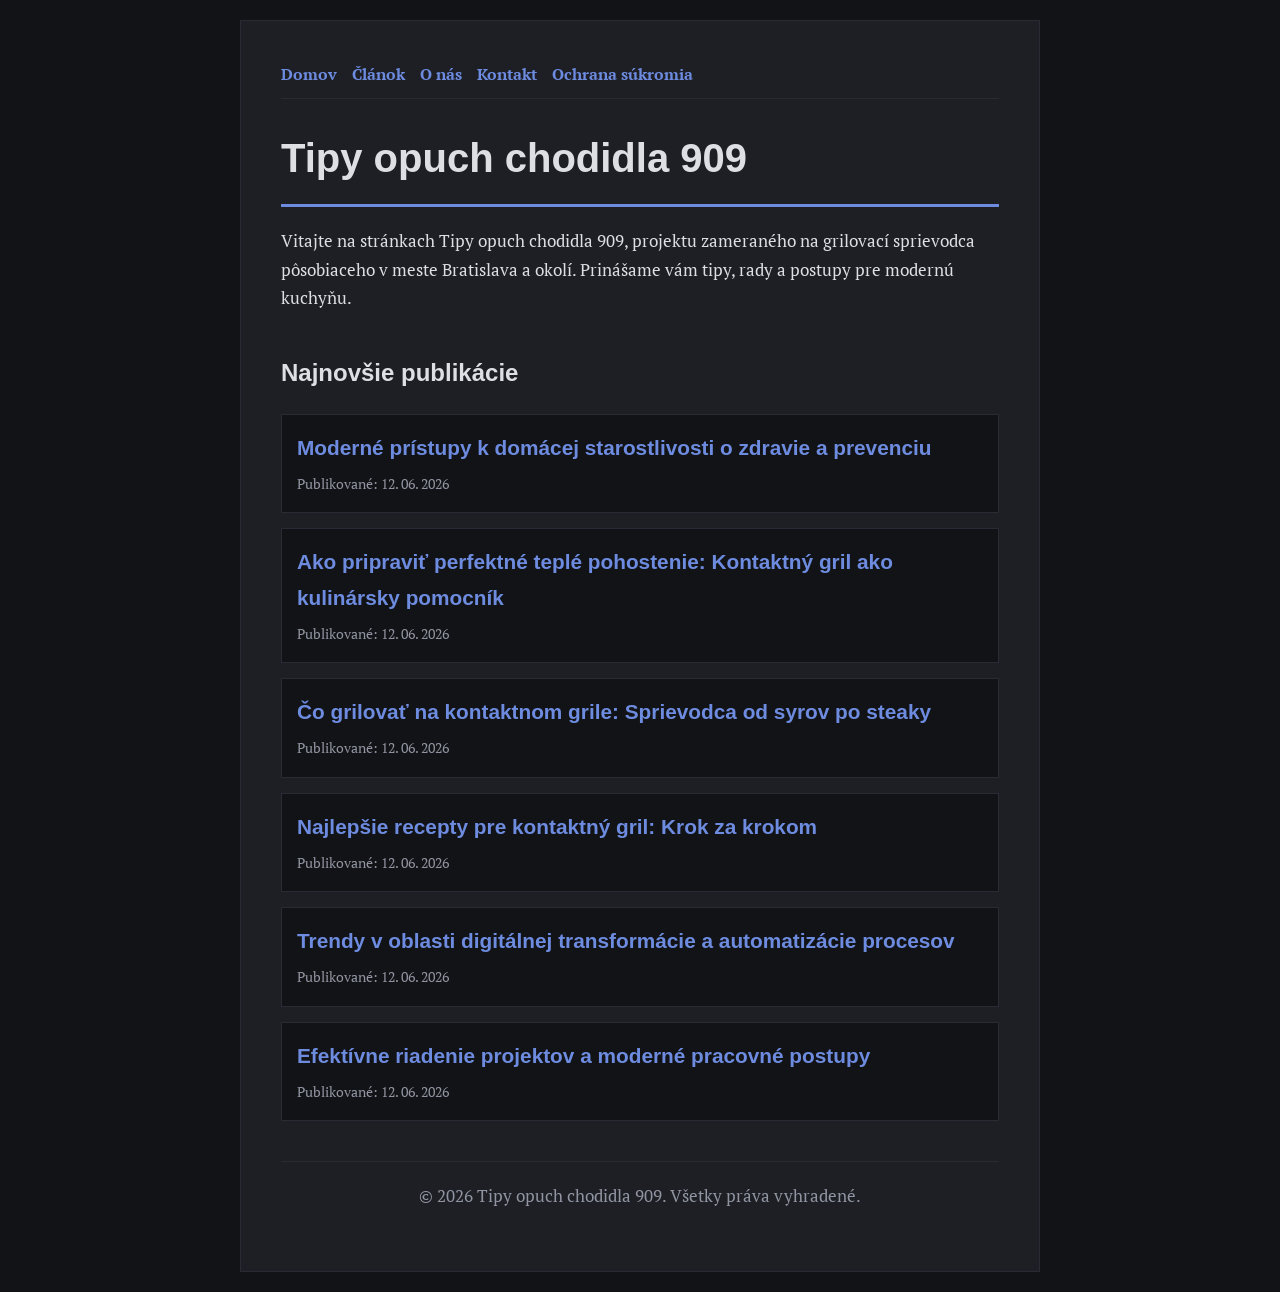
<file: index.html>
<!DOCTYPE html>
<html lang="sk">
<head>
    <meta charset="UTF-8">
    <meta name="viewport" content="width=device-width, initial-scale=1.0">
    <title>Tipy opuch chodidla 909 | Grilovací sprievodca - Bratislava</title>
    <meta name="description" content="Vitajte na stránkach Tipy opuch chodidla 909, projektu zameraného na grilovací sprievodca pôsobiaceho v meste Bratislava a okolí. Prinášame vám tipy, rady a postupy pre modernú kuchyňu.">
    <meta name="geo.region" content="SK" />
    <meta name="geo.placename" content="Bratislava" />
    <meta name="geo.position" content="48.1486;17.1077" />
    <meta name="ICBM" content="48.1486, 17.1077" />
    <link rel="stylesheet" href="style.css">
    <script type="application/ld+json">
{
  "@context": "https://schema.org",
  "@type": "LocalBusiness",
  "name": "Tipy opuch chodidla 909",
  "url": "https://tipy-opuch-chodidla-909.github.io",
  "telephone": "+421 2 555 123",
  "address": {
    "@type": "PostalAddress",
    "addressLocality": "Bratislava",
    "addressRegion": "Bratislavský",
    "postalCode": "811 01",
    "addressCountry": "SK"
  },
  "geo": {
    "@type": "GeoCoordinates",
    "latitude": 48.1486,
    "longitude": 17.1077
  }
}
</script>
</head>
<body>
    
        <div class="container" style="max-width: 800px;">
            <nav style="display: flex; gap: 15px; margin-bottom: 25px; border-bottom: 1px solid var(--border-color); padding-bottom: 10px; overflow-x: auto; flex-wrap: wrap;">
            <a href="index.html">Domov</a>
            <a href="moderne-pristupy-k-domacej-starostlivosti-o-zdravie-a-prevenciu.html">Článok</a>
            <a href="about.html">O nás</a>
            <a href="contact.html">Kontakt</a>
            <a href="privacy.html">Ochrana súkromia</a>
        </nav>
            <h1>Tipy opuch chodidla 909</h1>
            <p>Vitajte na stránkach Tipy opuch chodidla 909, projektu zameraného na grilovací sprievodca pôsobiaceho v meste Bratislava a okolí. Prinášame vám tipy, rady a postupy pre modernú kuchyňu.</p>
            <h2 style="margin-top: 40px;">Najnovšie publikácie</h2>
            <ul style="list-style-type: none; padding-left: 0;">
                <li style="background: var(--bg-color); padding: 15px; border-radius: var(--border-radius); border: 1px solid var(--border-color); margin-bottom: 15px;">
                <h3 style="margin-bottom: 5px; font-size: 1.3rem;"><a href="moderne-pristupy-k-domacej-starostlivosti-o-zdravie-a-prevenciu.html">Moderné prístupy k domácej starostlivosti o zdravie a prevenciu</a></h3>
                <span style="font-size:0.85rem; color: var(--muted-text)">Publikované: 12. 06. 2026</span>
            </li>
<li style="background: var(--bg-color); padding: 15px; border-radius: var(--border-radius); border: 1px solid var(--border-color); margin-bottom: 15px;">
                <h3 style="margin-bottom: 5px; font-size: 1.3rem;"><a href="ako-pripravit-perfektne-teple-pohostenie-kontaktny-gril-ako-kulinarsky-pomocnik.html">Ako pripraviť perfektné teplé pohostenie: Kontaktný gril ako kulinársky pomocník</a></h3>
                <span style="font-size:0.85rem; color: var(--muted-text)">Publikované: 12. 06. 2026</span>
            </li>
<li style="background: var(--bg-color); padding: 15px; border-radius: var(--border-radius); border: 1px solid var(--border-color); margin-bottom: 15px;">
                <h3 style="margin-bottom: 5px; font-size: 1.3rem;"><a href="co-grilovat-na-kontaktnom-grile-sprievodca-od-syrov-po-steaky.html">Čo grilovať na kontaktnom grile: Sprievodca od syrov po steaky</a></h3>
                <span style="font-size:0.85rem; color: var(--muted-text)">Publikované: 12. 06. 2026</span>
            </li>
<li style="background: var(--bg-color); padding: 15px; border-radius: var(--border-radius); border: 1px solid var(--border-color); margin-bottom: 15px;">
                <h3 style="margin-bottom: 5px; font-size: 1.3rem;"><a href="najlepsie-recepty-pre-kontaktny-gril-krok-za-krokom.html">Najlepšie recepty pre kontaktný gril: Krok za krokom</a></h3>
                <span style="font-size:0.85rem; color: var(--muted-text)">Publikované: 12. 06. 2026</span>
            </li>
<li style="background: var(--bg-color); padding: 15px; border-radius: var(--border-radius); border: 1px solid var(--border-color); margin-bottom: 15px;">
                <h3 style="margin-bottom: 5px; font-size: 1.3rem;"><a href="trendy-v-oblasti-digitalnej-transformacie-a-automatizacie-procesov.html">Trendy v oblasti digitálnej transformácie a automatizácie procesov</a></h3>
                <span style="font-size:0.85rem; color: var(--muted-text)">Publikované: 12. 06. 2026</span>
            </li>
<li style="background: var(--bg-color); padding: 15px; border-radius: var(--border-radius); border: 1px solid var(--border-color); margin-bottom: 15px;">
                <h3 style="margin-bottom: 5px; font-size: 1.3rem;"><a href="efektivne-riadenie-projektov-a-moderne-pracovne-postupy.html">Efektívne riadenie projektov a moderné pracovné postupy</a></h3>
                <span style="font-size:0.85rem; color: var(--muted-text)">Publikované: 12. 06. 2026</span>
            </li>

            </ul>
            <footer>
                <p>&copy; 2026 Tipy opuch chodidla 909. Všetky práva vyhradené.</p>
            </footer>
        </div>
        
</body>
</html>
</file>
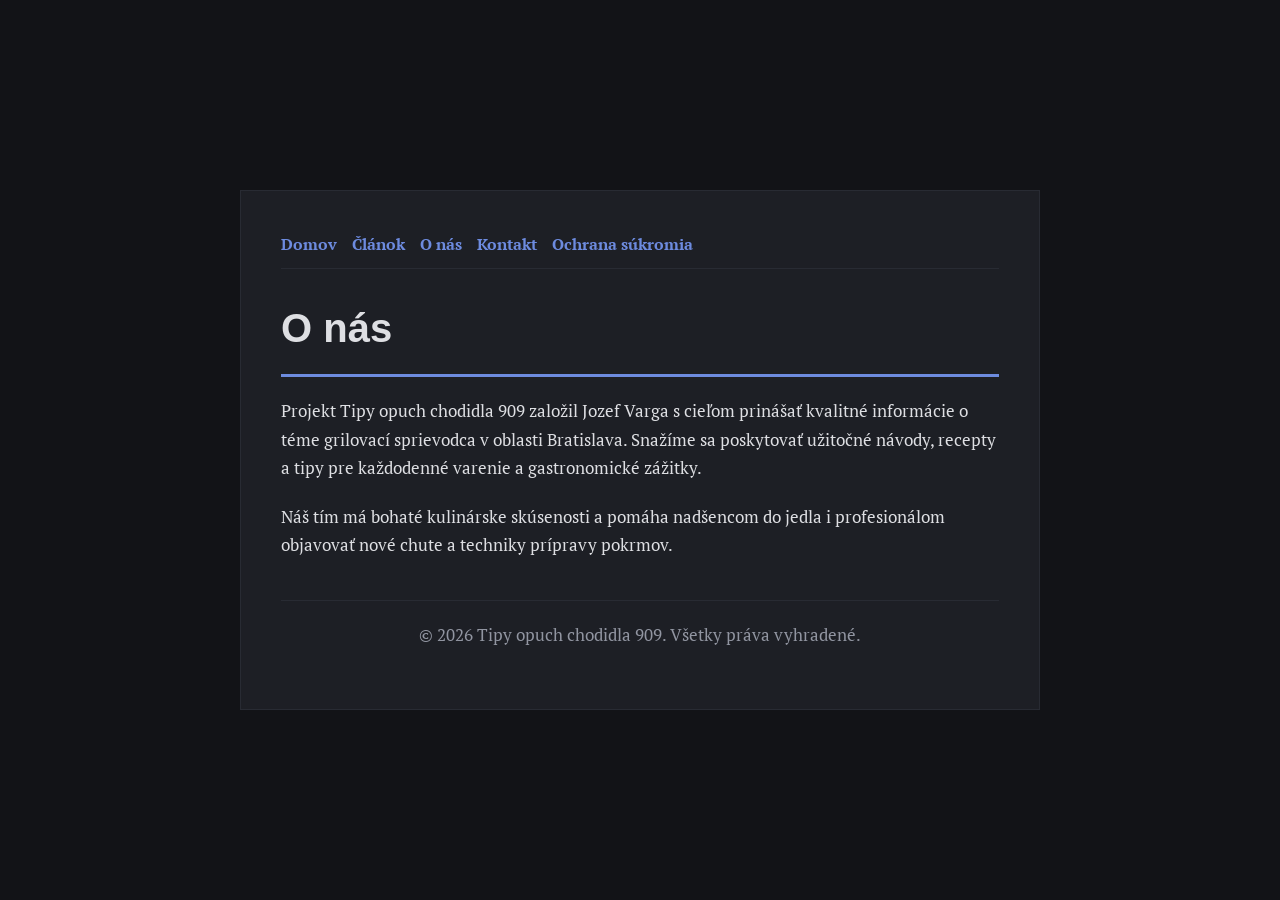
<file: about.html>
<!DOCTYPE html>
<html lang="sk">
<head>
    <meta charset="UTF-8">
    <meta name="viewport" content="width=device-width, initial-scale=1.0">
    <title>O nás | Tipy opuch chodidla 909</title>
    <meta name="description" content="Projekt Tipy opuch chodidla 909 založil Jozef Varga s cieľom prinášať kvalitné informácie o téme grilovací sprievodca v oblasti Bratislava. Snažíme sa poskytovať užitočné návody, recepty a tipy pre každodenné varenie a gastronomické zážitky.">
    <meta name="geo.region" content="SK" />
    <meta name="geo.placename" content="Bratislava" />
    <meta name="geo.position" content="48.1486;17.1077" />
    <meta name="ICBM" content="48.1486, 17.1077" />
    <link rel="stylesheet" href="style.css">
</head>
<body>
    
        <div class="container" style="max-width: 800px;">
            <nav style="display: flex; gap: 15px; margin-bottom: 25px; border-bottom: 1px solid var(--border-color); padding-bottom: 10px; overflow-x: auto; flex-wrap: wrap;">
            <a href="index.html">Domov</a>
            <a href="moderne-pristupy-k-domacej-starostlivosti-o-zdravie-a-prevenciu.html">Článok</a>
            <a href="about.html">O nás</a>
            <a href="contact.html">Kontakt</a>
            <a href="privacy.html">Ochrana súkromia</a>
        </nav>
            <h1>O nás</h1>
            <p>Projekt Tipy opuch chodidla 909 založil Jozef Varga s cieľom prinášať kvalitné informácie o téme grilovací sprievodca v oblasti Bratislava. Snažíme sa poskytovať užitočné návody, recepty a tipy pre každodenné varenie a gastronomické zážitky.</p>
            <p>Náš tím má bohaté kulinárske skúsenosti a pomáha nadšencom do jedla i profesionálom objavovať nové chute a techniky prípravy pokrmov.</p>
            <footer>
                <p>&copy; 2026 Tipy opuch chodidla 909. Všetky práva vyhradené.</p>
            </footer>
        </div>
        
</body>
</html>
</file>
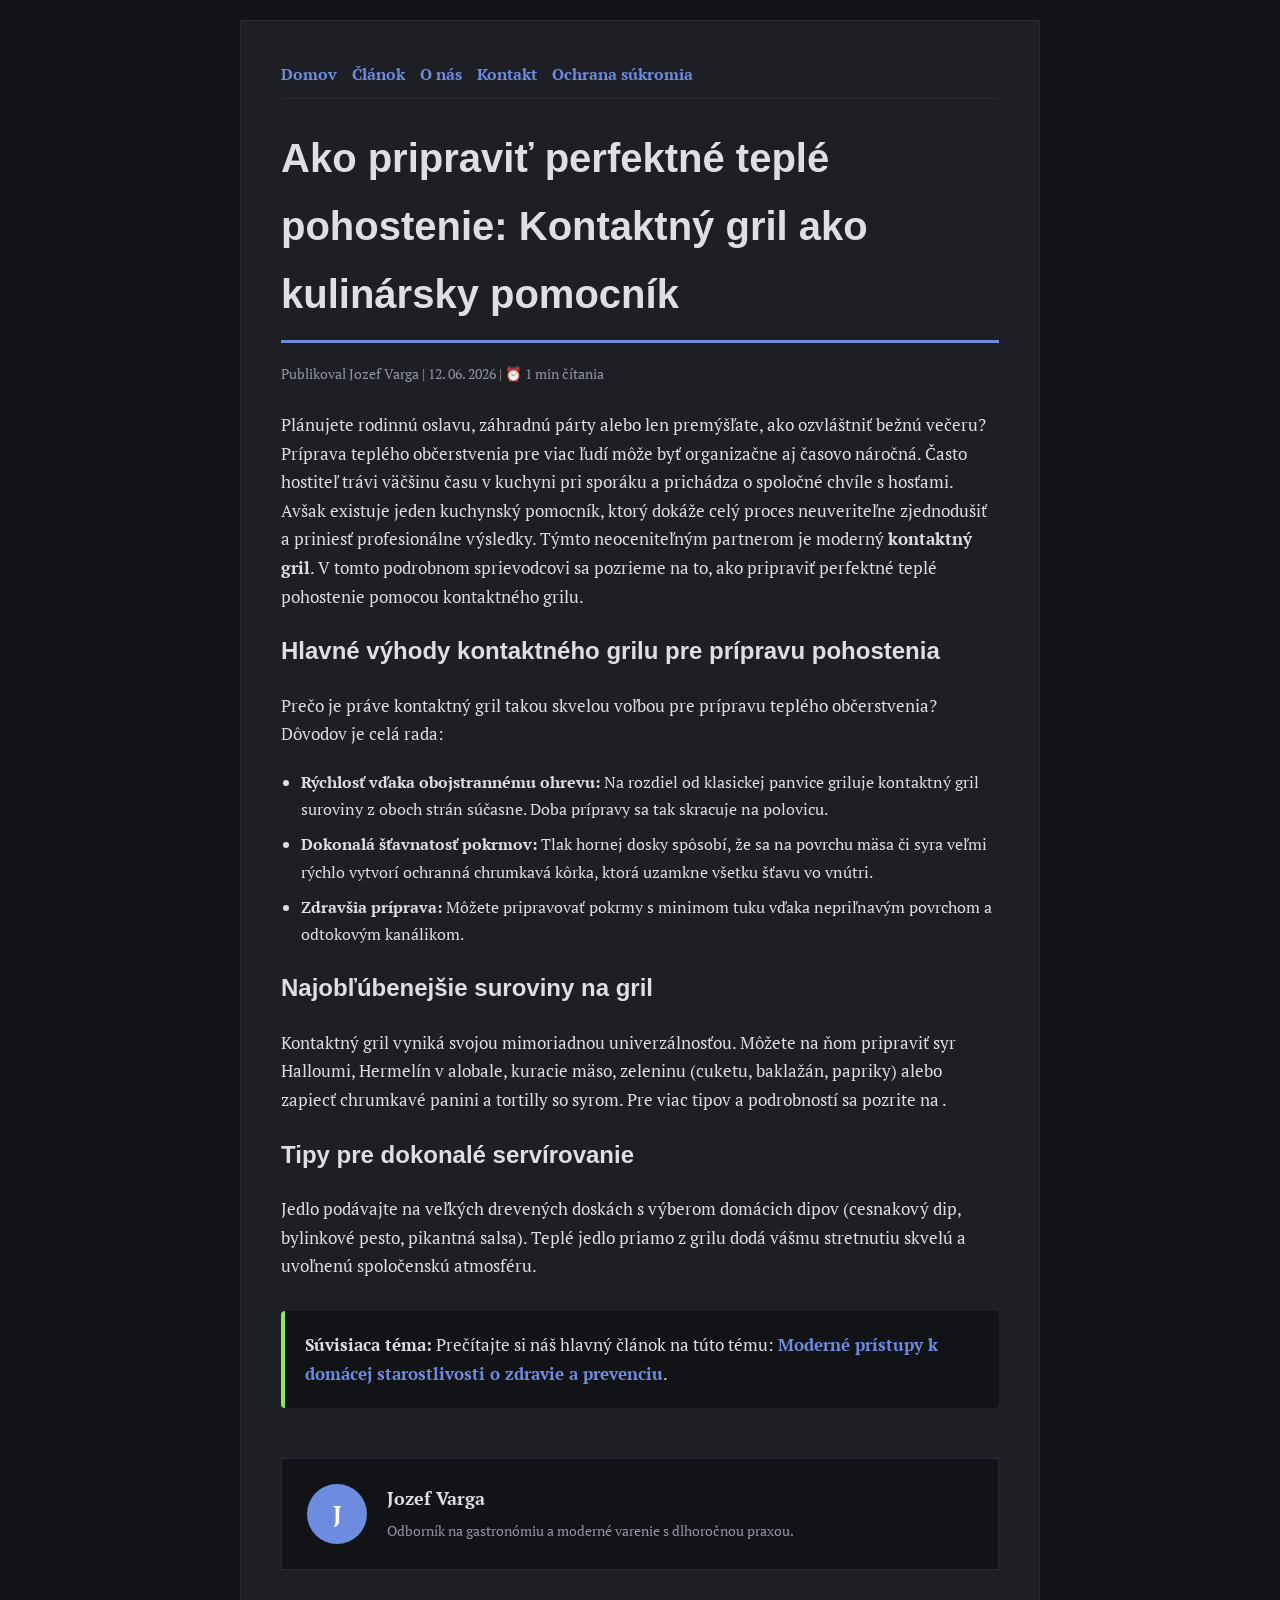
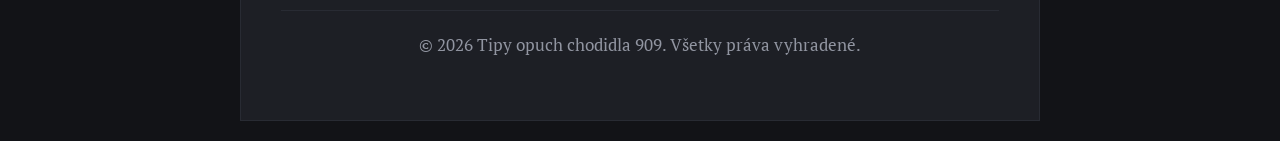
<file: ako-pripravit-perfektne-teple-pohostenie-kontaktny-gril-ako-kulinarsky-pomocnik.html>
<!DOCTYPE html>
<html lang="sk">
<head>
    <meta charset="UTF-8">
    <meta name="viewport" content="width=device-width, initial-scale=1.0">
    <title>Ako pripraviť perfektné teplé pohostenie: Kontaktný gril ako kulinársky pomocník - Tipy opuch chodidla 909</title>
    <meta name="description" content="Ako pripraviť perfektné teplé pohostenie: Kontaktný gril ako kulinársky pomocník">
    <meta name="geo.region" content="SK" />
    <meta name="geo.placename" content="Bratislava" />
    <meta name="geo.position" content="48.1486;17.1077" />
    <meta name="ICBM" content="48.1486, 17.1077" />
    <link rel="stylesheet" href="style.css">
</head>
<body>
    
            <div class="container" style="max-width: 800px;">
                <nav style="display: flex; gap: 15px; margin-bottom: 25px; border-bottom: 1px solid var(--border-color); padding-bottom: 10px; overflow-x: auto; flex-wrap: wrap;">
            <a href="index.html">Domov</a>
            <a href="moderne-pristupy-k-domacej-starostlivosti-o-zdravie-a-prevenciu.html">Článok</a>
            <a href="about.html">O nás</a>
            <a href="contact.html">Kontakt</a>
            <a href="privacy.html">Ochrana súkromia</a>
        </nav>
                <h1>Ako pripraviť perfektné teplé pohostenie: Kontaktný gril ako kulinársky pomocník</h1>
                <div style="font-size:0.85rem; color: var(--muted-text); margin-bottom: 25px;">
                    Publikoval Jozef Varga | 12. 06. 2026 | ⏰ 1 min čítania
                </div>
                <article style="margin-top: 20px;">
                    <p>Plánujete rodinnú oslavu, záhradnú párty alebo len premýšľate, ako ozvláštniť bežnú večeru? Príprava teplého občerstvenia pre viac ľudí môže byť organizačne aj časovo náročná. Často hostiteľ trávi väčšinu času v kuchyni pri sporáku a prichádza o spoločné chvíle s hosťami. Avšak existuje jeden kuchynský pomocník, ktorý dokáže celý proces neuveriteľne zjednodušiť a priniesť profesionálne výsledky. Týmto neoceniteľným partnerom je moderný <strong>kontaktný gril</strong>. V tomto podrobnom sprievodcovi sa pozrieme na to, ako pripraviť perfektné teplé pohostenie pomocou kontaktného grilu.</p>
<h2>Hlavné výhody kontaktného grilu pre prípravu pohostenia</h2>
<p>Prečo je práve kontaktný gril takou skvelou voľbou pre prípravu teplého občerstvenia? Dôvodov je celá rada:</p>
<ul>
    <li><strong>Rýchlosť vďaka obojstrannému ohrevu:</strong> Na rozdiel od klasickej panvice griluje kontaktný gril suroviny z oboch strán súčasne. Doba prípravy sa tak skracuje na polovicu.</li>
    <li><strong>Dokonalá šťavnatosť pokrmov:</strong> Tlak hornej dosky spôsobí, že sa na povrchu mäsa či syra veľmi rýchlo vytvorí ochranná chrumkavá kôrka, ktorá uzamkne všetku šťavu vo vnútri.</li>
    <li><strong>Zdravšia príprava:</strong> Môžete pripravovať pokrmy s minimom tuku vďaka nepriľnavým povrchom a odtokovým kanálikom.</li>
</ul>
<h2>Najobľúbenejšie suroviny na gril</h2>
<p>Kontaktný gril vyniká svojou mimoriadnou univerzálnosťou. Môžete na ňom pripraviť syr Halloumi, Hermelín v alobale, kuracie mäso, zeleninu (cuketu, baklažán, papriky) alebo zapiecť chrumkavé panini a tortilly so syrom. Pre viac tipov a podrobností sa pozrite na .</p>
<h2>Tipy pre dokonalé servírovanie</h2>
<p>Jedlo podávajte na veľkých drevených doskách s výberom domácich dipov (cesnakový dip, bylinkové pesto, pikantná salsa). Teplé jedlo priamo z grilu dodá vášmu stretnutiu skvelú a uvoľnenú spoločenskú atmosféru.</p>
                    <div class="link-resource" style="margin-top: 30px; padding: 20px; border-left: 4px solid var(--accent-color); background: var(--bg-color); border-radius: 4px;"><p style="margin: 0;"><strong>Súvisiaca téma:</strong> Prečítajte si náš hlavný článok na túto tému: <a href="moderne-pristupy-k-domacej-starostlivosti-o-zdravie-a-prevenciu.html">Moderné prístupy k domácej starostlivosti o zdravie a prevenciu</a>.</p></div>
                </article>
                
            <div class="author-box" style="margin-top: 50px; padding: 25px; background: var(--bg-color); border: 1px solid var(--border-color); border-radius: var(--border-radius); display: flex; gap: 20px; align-items: center;">
                <div style="width: 60px; height: 60px; border-radius: 50%; background: var(--primary-color); display: flex; align-items: center; justify-content: center; color: white; font-weight: bold; font-size: 1.5rem;">J</div>
                <div>
                    <h4 style="margin-bottom: 5px; font-weight: bold; font-size: 1.1rem;">Jozef Varga</h4>
                    <p style="margin: 0; font-size: 0.9rem; color: var(--muted-text);">Odborník na gastronómiu a moderné varenie s dlhoročnou praxou.</p>
                </div>
            </div>
            
                <footer>
                    <p>&copy; 2026 Tipy opuch chodidla 909. Všetky práva vyhradené.</p>
                </footer>
            </div>
            
</body>
</html>
</file>
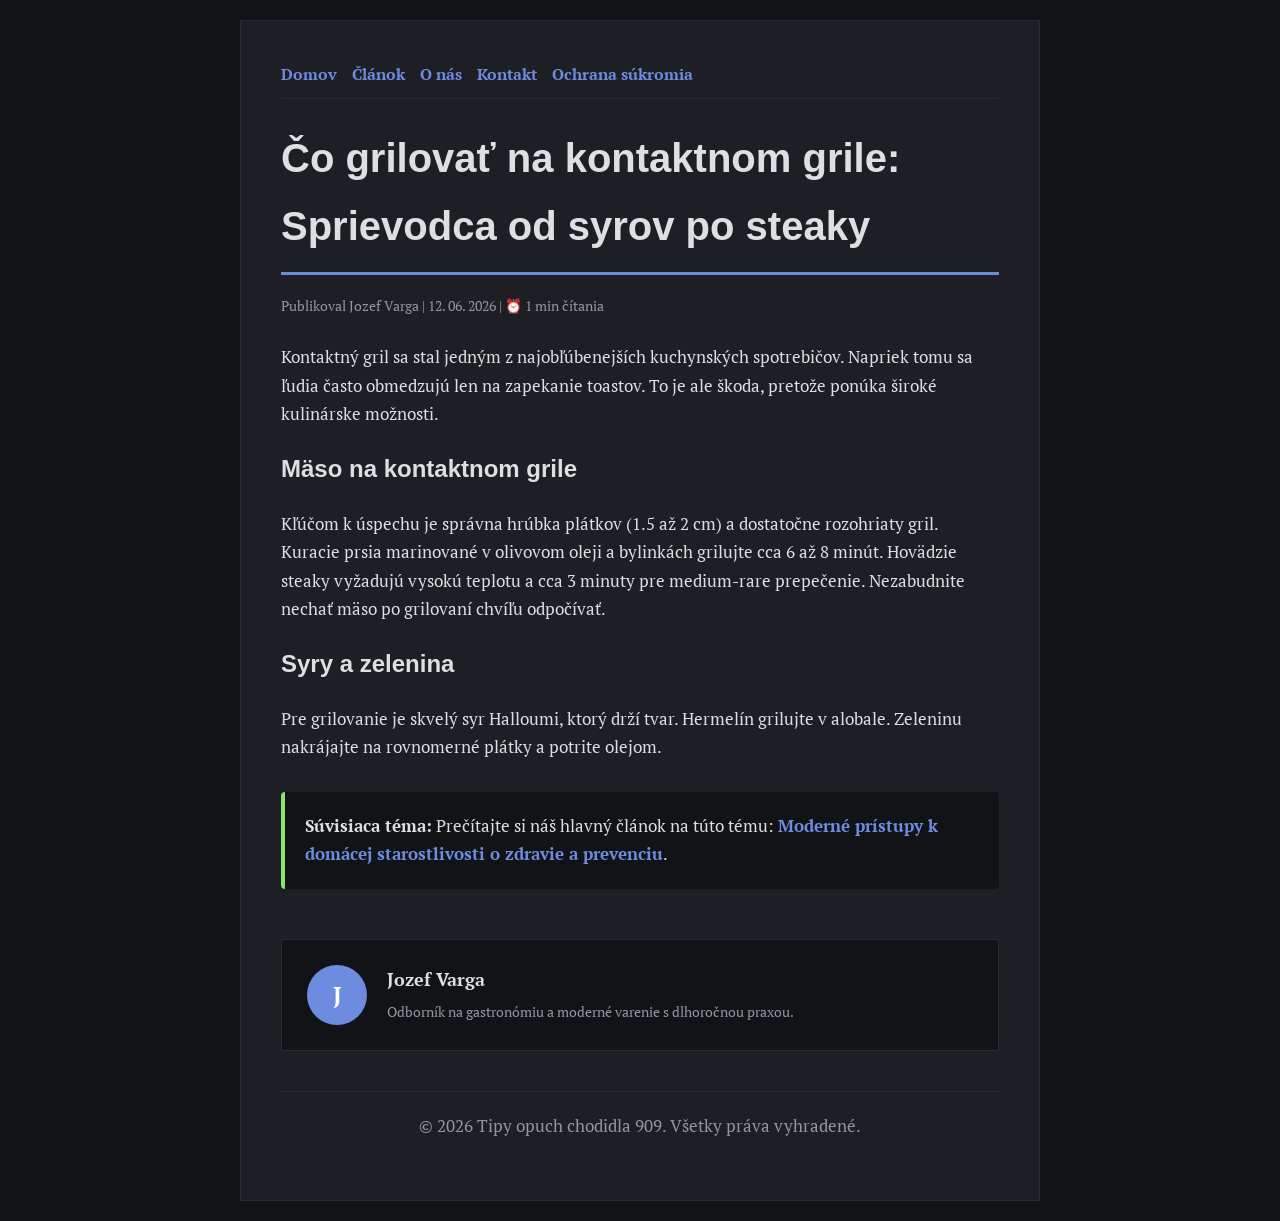
<file: co-grilovat-na-kontaktnom-grile-sprievodca-od-syrov-po-steaky.html>
<!DOCTYPE html>
<html lang="sk">
<head>
    <meta charset="UTF-8">
    <meta name="viewport" content="width=device-width, initial-scale=1.0">
    <title>Čo grilovať na kontaktnom grile: Sprievodca od syrov po steaky - Tipy opuch chodidla 909</title>
    <meta name="description" content="Čo grilovať na kontaktnom grile: Sprievodca od syrov po steaky">
    <meta name="geo.region" content="SK" />
    <meta name="geo.placename" content="Bratislava" />
    <meta name="geo.position" content="48.1486;17.1077" />
    <meta name="ICBM" content="48.1486, 17.1077" />
    <link rel="stylesheet" href="style.css">
</head>
<body>
    
            <div class="container" style="max-width: 800px;">
                <nav style="display: flex; gap: 15px; margin-bottom: 25px; border-bottom: 1px solid var(--border-color); padding-bottom: 10px; overflow-x: auto; flex-wrap: wrap;">
            <a href="index.html">Domov</a>
            <a href="moderne-pristupy-k-domacej-starostlivosti-o-zdravie-a-prevenciu.html">Článok</a>
            <a href="about.html">O nás</a>
            <a href="contact.html">Kontakt</a>
            <a href="privacy.html">Ochrana súkromia</a>
        </nav>
                <h1>Čo grilovať na kontaktnom grile: Sprievodca od syrov po steaky</h1>
                <div style="font-size:0.85rem; color: var(--muted-text); margin-bottom: 25px;">
                    Publikoval Jozef Varga | 12. 06. 2026 | ⏰ 1 min čítania
                </div>
                <article style="margin-top: 20px;">
                    <p>Kontaktný gril sa stal jedným z najobľúbenejších kuchynských spotrebičov. Napriek tomu sa ľudia často obmedzujú len na zapekanie toastov. To je ale škoda, pretože ponúka široké kulinárske možnosti.</p>
<h2>Mäso na kontaktnom grile</h2>
<p>Kľúčom k úspechu je správna hrúbka plátkov (1.5 až 2 cm) a dostatočne rozohriaty gril. Kuracie prsia marinované v olivovom oleji a bylinkách grilujte cca 6 až 8 minút. Hovädzie steaky vyžadujú vysokú teplotu a cca 3 minuty pre medium-rare prepečenie. Nezabudnite nechať mäso po grilovaní chvíľu odpočívať.</p>
<h2>Syry a zelenina</h2>
<p>Pre grilovanie je skvelý syr Halloumi, ktorý drží tvar. Hermelín grilujte v alobale. Zeleninu nakrájajte na rovnomerné plátky a potrite olejom.</p>
                    <div class="link-resource" style="margin-top: 30px; padding: 20px; border-left: 4px solid var(--accent-color); background: var(--bg-color); border-radius: 4px;"><p style="margin: 0;"><strong>Súvisiaca téma:</strong> Prečítajte si náš hlavný článok na túto tému: <a href="moderne-pristupy-k-domacej-starostlivosti-o-zdravie-a-prevenciu.html">Moderné prístupy k domácej starostlivosti o zdravie a prevenciu</a>.</p></div>
                </article>
                
            <div class="author-box" style="margin-top: 50px; padding: 25px; background: var(--bg-color); border: 1px solid var(--border-color); border-radius: var(--border-radius); display: flex; gap: 20px; align-items: center;">
                <div style="width: 60px; height: 60px; border-radius: 50%; background: var(--primary-color); display: flex; align-items: center; justify-content: center; color: white; font-weight: bold; font-size: 1.5rem;">J</div>
                <div>
                    <h4 style="margin-bottom: 5px; font-weight: bold; font-size: 1.1rem;">Jozef Varga</h4>
                    <p style="margin: 0; font-size: 0.9rem; color: var(--muted-text);">Odborník na gastronómiu a moderné varenie s dlhoročnou praxou.</p>
                </div>
            </div>
            
                <footer>
                    <p>&copy; 2026 Tipy opuch chodidla 909. Všetky práva vyhradené.</p>
                </footer>
            </div>
            
</body>
</html>
</file>
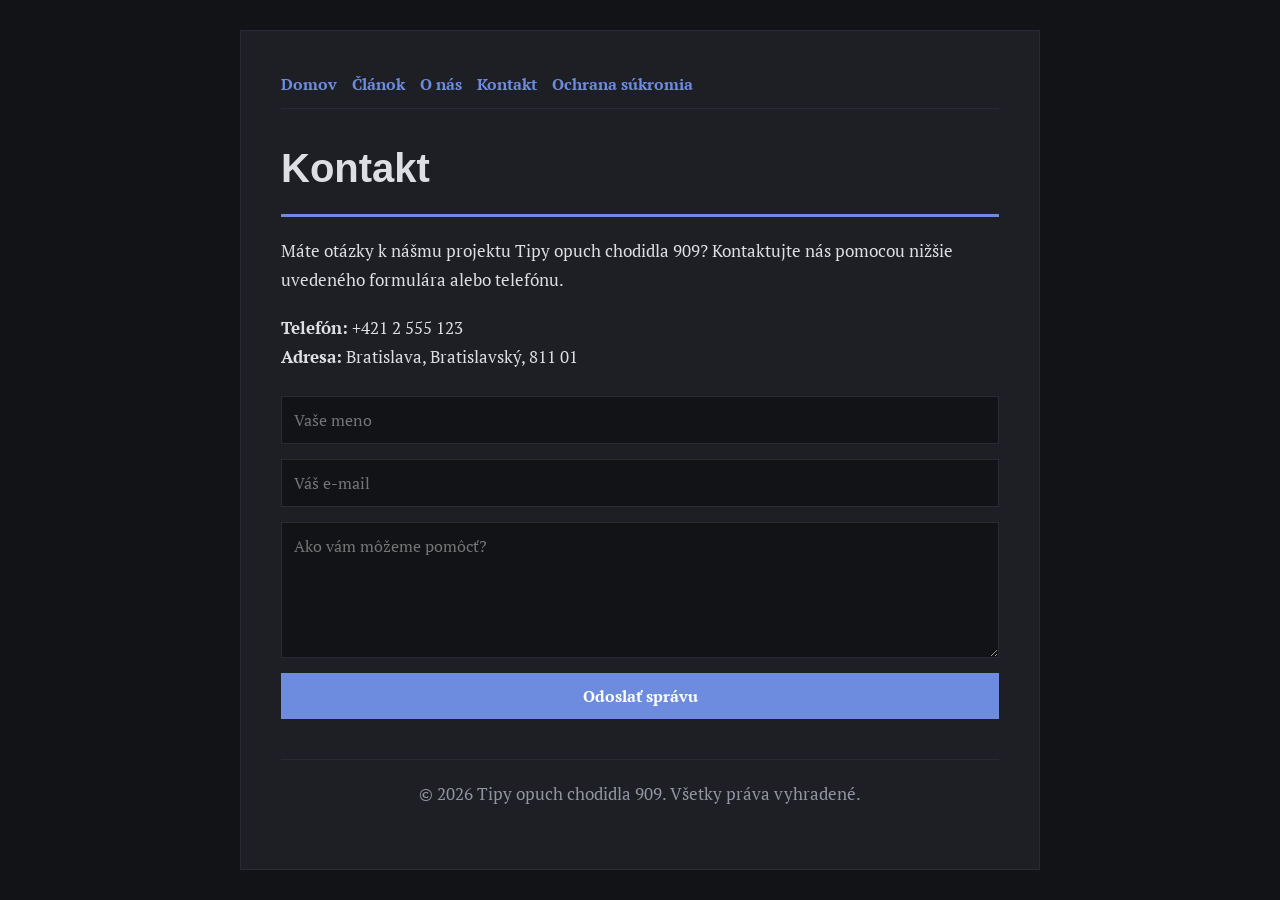
<file: contact.html>
<!DOCTYPE html>
<html lang="sk">
<head>
    <meta charset="UTF-8">
    <meta name="viewport" content="width=device-width, initial-scale=1.0">
    <title>Kontakt | Tipy opuch chodidla 909</title>
    <meta name="description" content="Máte otázky k nášmu projektu Tipy opuch chodidla 909? Kontaktujte nás pomocou nižšie uvedeného formulára alebo telefónu.">
    <meta name="geo.region" content="SK" />
    <meta name="geo.placename" content="Bratislava" />
    <meta name="geo.position" content="48.1486;17.1077" />
    <meta name="ICBM" content="48.1486, 17.1077" />
    <link rel="stylesheet" href="style.css">
</head>
<body>
    
        <div class="container" style="max-width: 800px;">
            <nav style="display: flex; gap: 15px; margin-bottom: 25px; border-bottom: 1px solid var(--border-color); padding-bottom: 10px; overflow-x: auto; flex-wrap: wrap;">
            <a href="index.html">Domov</a>
            <a href="moderne-pristupy-k-domacej-starostlivosti-o-zdravie-a-prevenciu.html">Článok</a>
            <a href="about.html">O nás</a>
            <a href="contact.html">Kontakt</a>
            <a href="privacy.html">Ochrana súkromia</a>
        </nav>
            <h1>Kontakt</h1>
            <p>Máte otázky k nášmu projektu Tipy opuch chodidla 909? Kontaktujte nás pomocou nižšie uvedeného formulára alebo telefónu.</p>
            <p><strong>Telefón:</strong> +421 2 555 123<br><strong>Adresa:</strong> Bratislava, Bratislavský, 811 01</p>
            <form action="https://formspree.io/f/placeholder" method="POST">
                <input type="text" name="name" placeholder="Vaše meno" required>
                <input type="email" name="email" placeholder="Váš e-mail" required>
                <textarea name="message" placeholder="Ako vám môžeme pomôcť?" rows="5" required></textarea>
                <button type="submit">Odoslať správu</button>
            </form>
            <footer>
                <p>&copy; 2026 Tipy opuch chodidla 909. Všetky práva vyhradené.</p>
            </footer>
        </div>
        
</body>
</html>
</file>
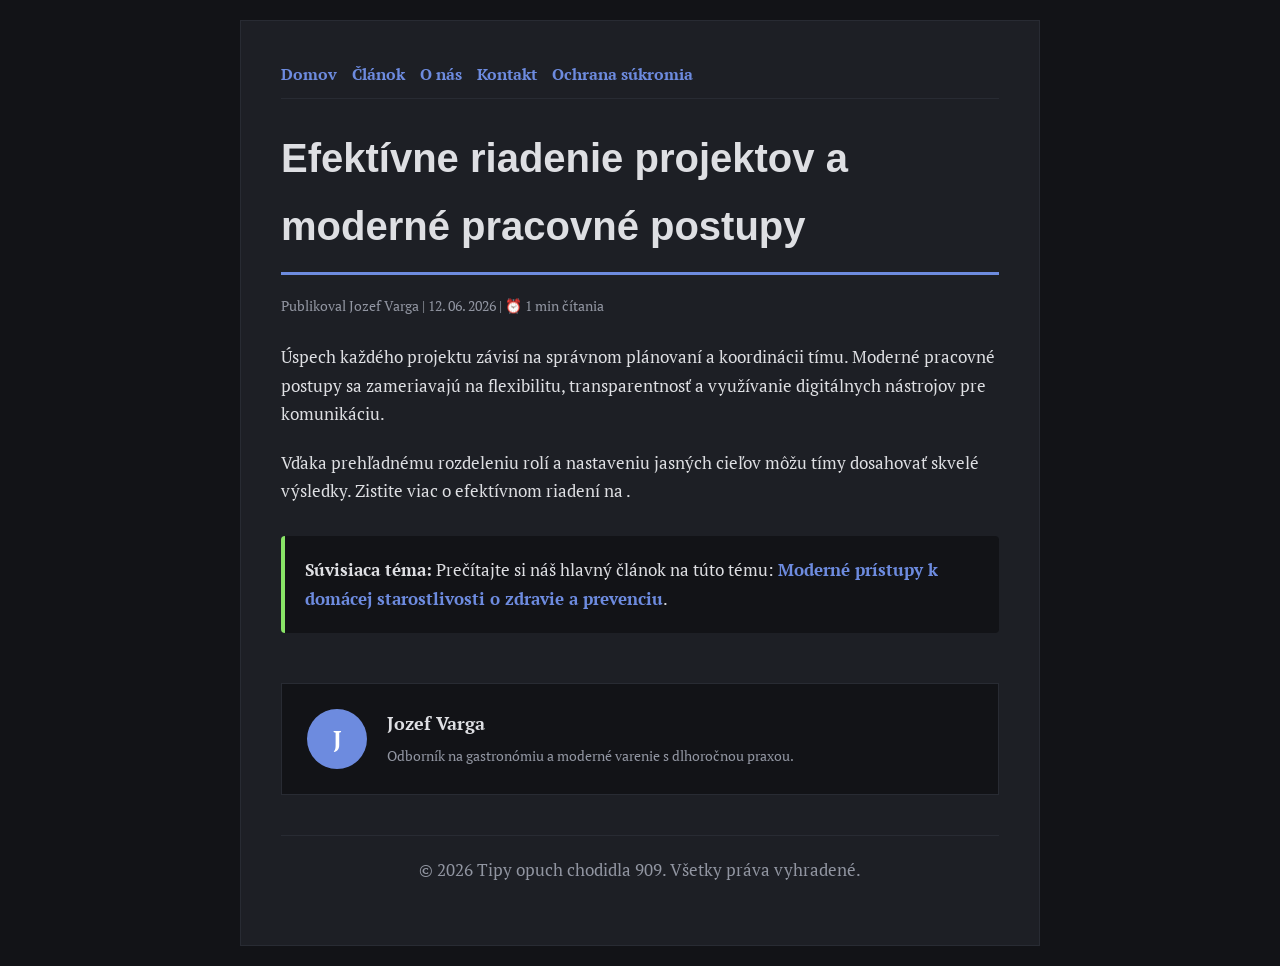
<file: efektivne-riadenie-projektov-a-moderne-pracovne-postupy.html>
<!DOCTYPE html>
<html lang="sk">
<head>
    <meta charset="UTF-8">
    <meta name="viewport" content="width=device-width, initial-scale=1.0">
    <title>Efektívne riadenie projektov a moderné pracovné postupy - Tipy opuch chodidla 909</title>
    <meta name="description" content="Efektívne riadenie projektov a moderné pracovné postupy">
    <meta name="geo.region" content="SK" />
    <meta name="geo.placename" content="Bratislava" />
    <meta name="geo.position" content="48.1486;17.1077" />
    <meta name="ICBM" content="48.1486, 17.1077" />
    <link rel="stylesheet" href="style.css">
</head>
<body>
    
            <div class="container" style="max-width: 800px;">
                <nav style="display: flex; gap: 15px; margin-bottom: 25px; border-bottom: 1px solid var(--border-color); padding-bottom: 10px; overflow-x: auto; flex-wrap: wrap;">
            <a href="index.html">Domov</a>
            <a href="moderne-pristupy-k-domacej-starostlivosti-o-zdravie-a-prevenciu.html">Článok</a>
            <a href="about.html">O nás</a>
            <a href="contact.html">Kontakt</a>
            <a href="privacy.html">Ochrana súkromia</a>
        </nav>
                <h1>Efektívne riadenie projektov a moderné pracovné postupy</h1>
                <div style="font-size:0.85rem; color: var(--muted-text); margin-bottom: 25px;">
                    Publikoval Jozef Varga | 12. 06. 2026 | ⏰ 1 min čítania
                </div>
                <article style="margin-top: 20px;">
                    <p>Úspech každého projektu závisí na správnom plánovaní a koordinácii tímu. Moderné pracovné postupy sa zameriavajú na flexibilitu, transparentnosť a využívanie digitálnych nástrojov pre komunikáciu.</p>
<p>Vďaka prehľadnému rozdeleniu rolí a nastaveniu jasných cieľov môžu tímy dosahovať skvelé výsledky. Zistite viac o efektívnom riadení na .</p>
                    <div class="link-resource" style="margin-top: 30px; padding: 20px; border-left: 4px solid var(--accent-color); background: var(--bg-color); border-radius: 4px;"><p style="margin: 0;"><strong>Súvisiaca téma:</strong> Prečítajte si náš hlavný článok na túto tému: <a href="moderne-pristupy-k-domacej-starostlivosti-o-zdravie-a-prevenciu.html">Moderné prístupy k domácej starostlivosti o zdravie a prevenciu</a>.</p></div>
                </article>
                
            <div class="author-box" style="margin-top: 50px; padding: 25px; background: var(--bg-color); border: 1px solid var(--border-color); border-radius: var(--border-radius); display: flex; gap: 20px; align-items: center;">
                <div style="width: 60px; height: 60px; border-radius: 50%; background: var(--primary-color); display: flex; align-items: center; justify-content: center; color: white; font-weight: bold; font-size: 1.5rem;">J</div>
                <div>
                    <h4 style="margin-bottom: 5px; font-weight: bold; font-size: 1.1rem;">Jozef Varga</h4>
                    <p style="margin: 0; font-size: 0.9rem; color: var(--muted-text);">Odborník na gastronómiu a moderné varenie s dlhoročnou praxou.</p>
                </div>
            </div>
            
                <footer>
                    <p>&copy; 2026 Tipy opuch chodidla 909. Všetky práva vyhradené.</p>
                </footer>
            </div>
            
</body>
</html>
</file>
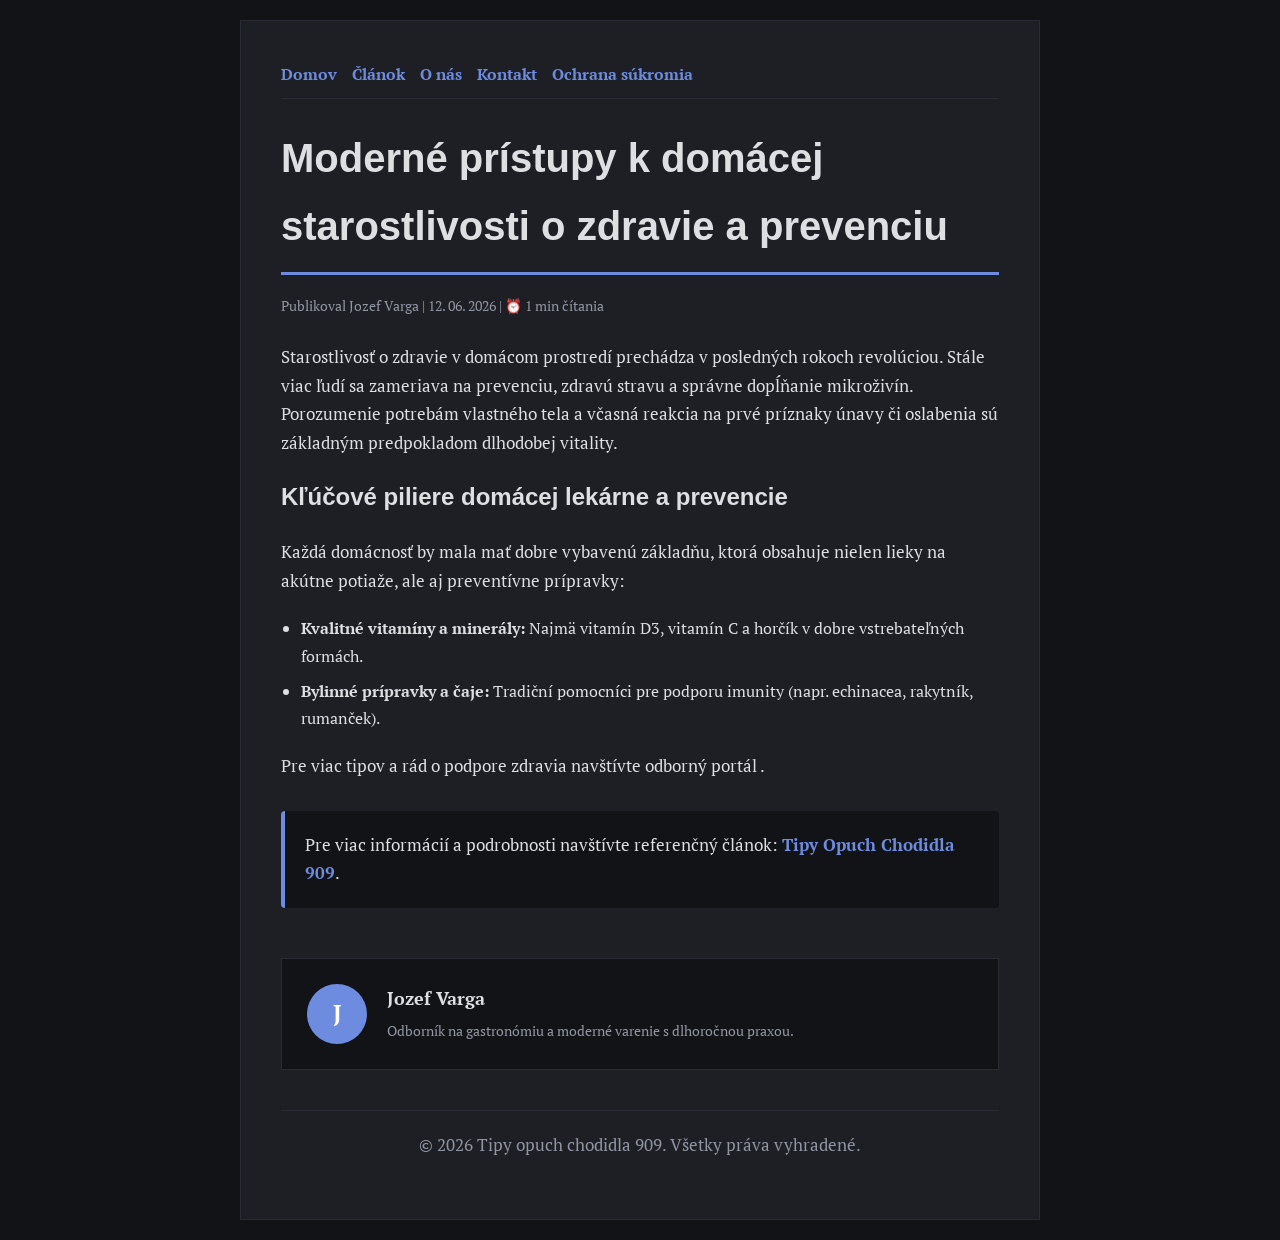
<file: moderne-pristupy-k-domacej-starostlivosti-o-zdravie-a-prevenciu.html>
<!DOCTYPE html>
<html lang="sk">
<head>
    <meta charset="UTF-8">
    <meta name="viewport" content="width=device-width, initial-scale=1.0">
    <title>Moderné prístupy k domácej starostlivosti o zdravie a prevenciu - Tipy opuch chodidla 909</title>
    <meta name="description" content="Moderné prístupy k domácej starostlivosti o zdravie a prevenciu">
    <meta name="geo.region" content="SK" />
    <meta name="geo.placename" content="Bratislava" />
    <meta name="geo.position" content="48.1486;17.1077" />
    <meta name="ICBM" content="48.1486, 17.1077" />
    <link rel="stylesheet" href="style.css">
</head>
<body>
    
            <div class="container" style="max-width: 800px;">
                <nav style="display: flex; gap: 15px; margin-bottom: 25px; border-bottom: 1px solid var(--border-color); padding-bottom: 10px; overflow-x: auto; flex-wrap: wrap;">
            <a href="index.html">Domov</a>
            <a href="moderne-pristupy-k-domacej-starostlivosti-o-zdravie-a-prevenciu.html">Článok</a>
            <a href="about.html">O nás</a>
            <a href="contact.html">Kontakt</a>
            <a href="privacy.html">Ochrana súkromia</a>
        </nav>
                <h1>Moderné prístupy k domácej starostlivosti o zdravie a prevenciu</h1>
                <div style="font-size:0.85rem; color: var(--muted-text); margin-bottom: 25px;">
                    Publikoval Jozef Varga | 12. 06. 2026 | ⏰ 1 min čítania
                </div>
                <article style="margin-top: 20px;">
                    <p>Starostlivosť o zdravie v domácom prostredí prechádza v posledných rokoch revolúciou. Stále viac ľudí sa zameriava na prevenciu, zdravú stravu a správne dopĺňanie mikroživín. Porozumenie potrebám vlastného tela a včasná reakcia na prvé príznaky únavy či oslabenia sú základným predpokladom dlhodobej vitality.</p>
<h2>Kľúčové piliere domácej lekárne a prevencie</h2>
<p>Každá domácnosť by mala mať dobre vybavenú základňu, ktorá obsahuje nielen lieky na akútne potiaže, ale aj preventívne prípravky:</p>
<ul>
    <li><strong>Kvalitné vitamíny a minerály:</strong> Najmä vitamín D3, vitamín C a horčík v dobre vstrebateľných formách.</li>
    <li><strong>Bylinné prípravky a čaje:</strong> Tradiční pomocníci pre podporu imunity (napr. echinacea, rakytník, rumanček).</li>
</ul>
<p>Pre viac tipov a rád o podpore zdravia navštívte odborný portál .</p>
                    <div class="link-resource" style="margin-top: 30px; padding: 20px; border-left: 4px solid var(--primary-color); background: var(--bg-color); border-radius: 4px;"><p style="margin: 0;">Pre viac informácií a podrobnosti navštívte referenčný článok: <strong><a href="https://lekarenmoja.sk/choroby/bolest-chodidla-zospodu-pod-prstami-priciny-a-liecba/">Tipy Opuch Chodidla 909</a></strong>.</p></div>
                </article>
                
            <div class="author-box" style="margin-top: 50px; padding: 25px; background: var(--bg-color); border: 1px solid var(--border-color); border-radius: var(--border-radius); display: flex; gap: 20px; align-items: center;">
                <div style="width: 60px; height: 60px; border-radius: 50%; background: var(--primary-color); display: flex; align-items: center; justify-content: center; color: white; font-weight: bold; font-size: 1.5rem;">J</div>
                <div>
                    <h4 style="margin-bottom: 5px; font-weight: bold; font-size: 1.1rem;">Jozef Varga</h4>
                    <p style="margin: 0; font-size: 0.9rem; color: var(--muted-text);">Odborník na gastronómiu a moderné varenie s dlhoročnou praxou.</p>
                </div>
            </div>
            
                <footer>
                    <p>&copy; 2026 Tipy opuch chodidla 909. Všetky práva vyhradené.</p>
                </footer>
            </div>
            
</body>
</html>
</file>
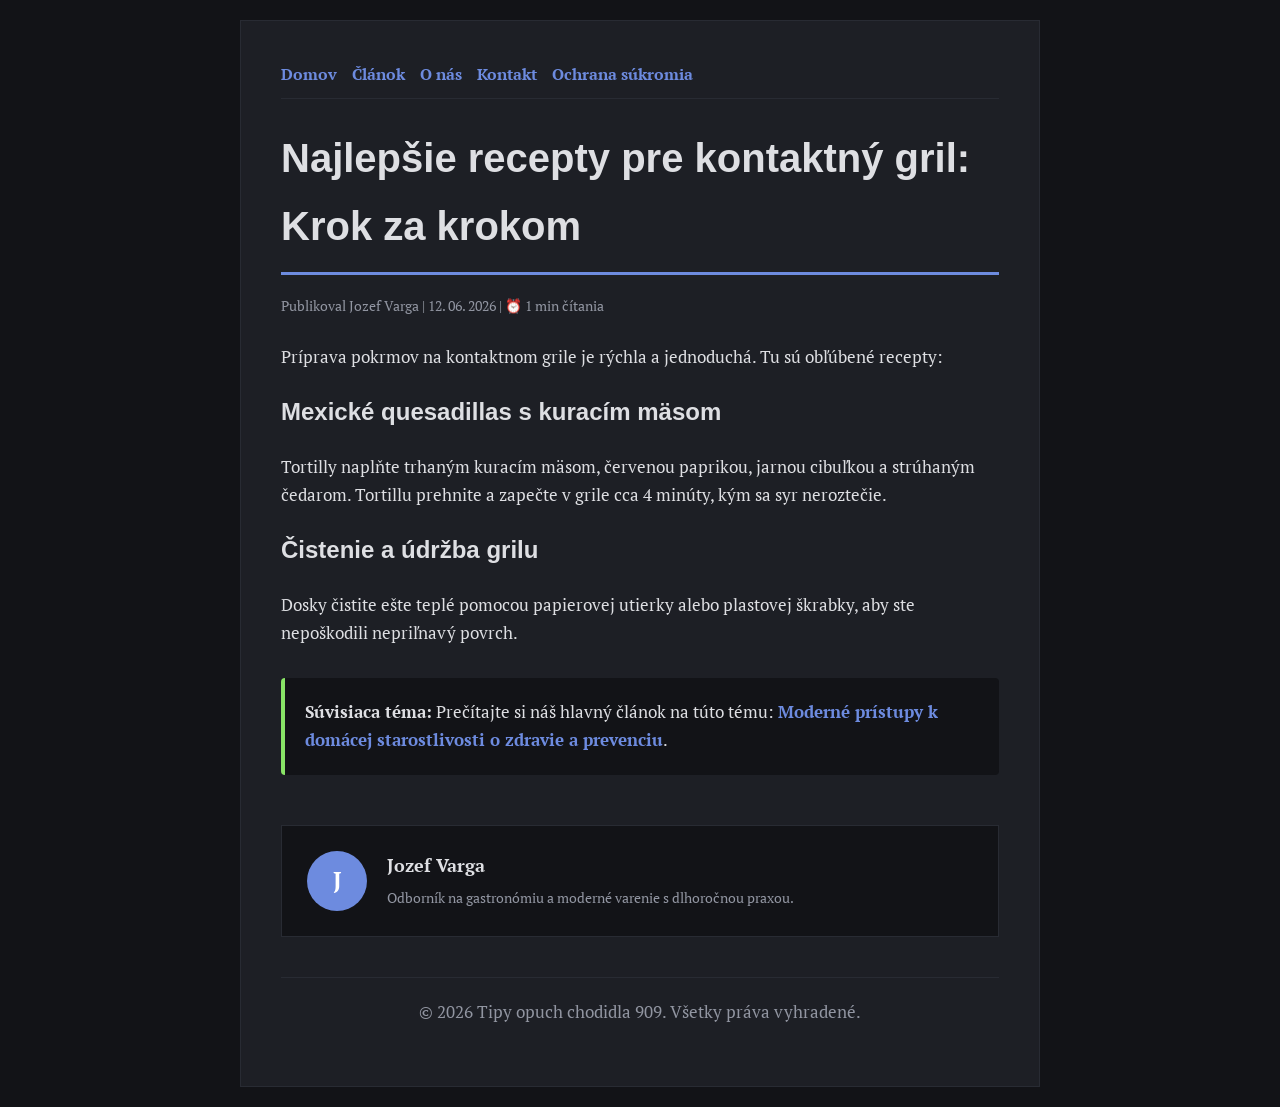
<file: najlepsie-recepty-pre-kontaktny-gril-krok-za-krokom.html>
<!DOCTYPE html>
<html lang="sk">
<head>
    <meta charset="UTF-8">
    <meta name="viewport" content="width=device-width, initial-scale=1.0">
    <title>Najlepšie recepty pre kontaktný gril: Krok za krokom - Tipy opuch chodidla 909</title>
    <meta name="description" content="Najlepšie recepty pre kontaktný gril: Krok za krokom">
    <meta name="geo.region" content="SK" />
    <meta name="geo.placename" content="Bratislava" />
    <meta name="geo.position" content="48.1486;17.1077" />
    <meta name="ICBM" content="48.1486, 17.1077" />
    <link rel="stylesheet" href="style.css">
</head>
<body>
    
            <div class="container" style="max-width: 800px;">
                <nav style="display: flex; gap: 15px; margin-bottom: 25px; border-bottom: 1px solid var(--border-color); padding-bottom: 10px; overflow-x: auto; flex-wrap: wrap;">
            <a href="index.html">Domov</a>
            <a href="moderne-pristupy-k-domacej-starostlivosti-o-zdravie-a-prevenciu.html">Článok</a>
            <a href="about.html">O nás</a>
            <a href="contact.html">Kontakt</a>
            <a href="privacy.html">Ochrana súkromia</a>
        </nav>
                <h1>Najlepšie recepty pre kontaktný gril: Krok za krokom</h1>
                <div style="font-size:0.85rem; color: var(--muted-text); margin-bottom: 25px;">
                    Publikoval Jozef Varga | 12. 06. 2026 | ⏰ 1 min čítania
                </div>
                <article style="margin-top: 20px;">
                    <p>Príprava pokrmov na kontaktnom grile je rýchla a jednoduchá. Tu sú obľúbené recepty:</p>
<h2>Mexické quesadillas s kuracím mäsom</h2>
<p>Tortilly naplňte trhaným kuracím mäsom, červenou paprikou, jarnou cibuľkou a strúhaným čedarom. Tortillu prehnite a zapečte v grile cca 4 minúty, kým sa syr neroztečie.</p>
<h2>Čistenie a údržba grilu</h2>
<p>Dosky čistite ešte teplé pomocou papierovej utierky alebo plastovej škrabky, aby ste nepoškodili nepriľnavý povrch.</p>
                    <div class="link-resource" style="margin-top: 30px; padding: 20px; border-left: 4px solid var(--accent-color); background: var(--bg-color); border-radius: 4px;"><p style="margin: 0;"><strong>Súvisiaca téma:</strong> Prečítajte si náš hlavný článok na túto tému: <a href="moderne-pristupy-k-domacej-starostlivosti-o-zdravie-a-prevenciu.html">Moderné prístupy k domácej starostlivosti o zdravie a prevenciu</a>.</p></div>
                </article>
                
            <div class="author-box" style="margin-top: 50px; padding: 25px; background: var(--bg-color); border: 1px solid var(--border-color); border-radius: var(--border-radius); display: flex; gap: 20px; align-items: center;">
                <div style="width: 60px; height: 60px; border-radius: 50%; background: var(--primary-color); display: flex; align-items: center; justify-content: center; color: white; font-weight: bold; font-size: 1.5rem;">J</div>
                <div>
                    <h4 style="margin-bottom: 5px; font-weight: bold; font-size: 1.1rem;">Jozef Varga</h4>
                    <p style="margin: 0; font-size: 0.9rem; color: var(--muted-text);">Odborník na gastronómiu a moderné varenie s dlhoročnou praxou.</p>
                </div>
            </div>
            
                <footer>
                    <p>&copy; 2026 Tipy opuch chodidla 909. Všetky práva vyhradené.</p>
                </footer>
            </div>
            
</body>
</html>
</file>
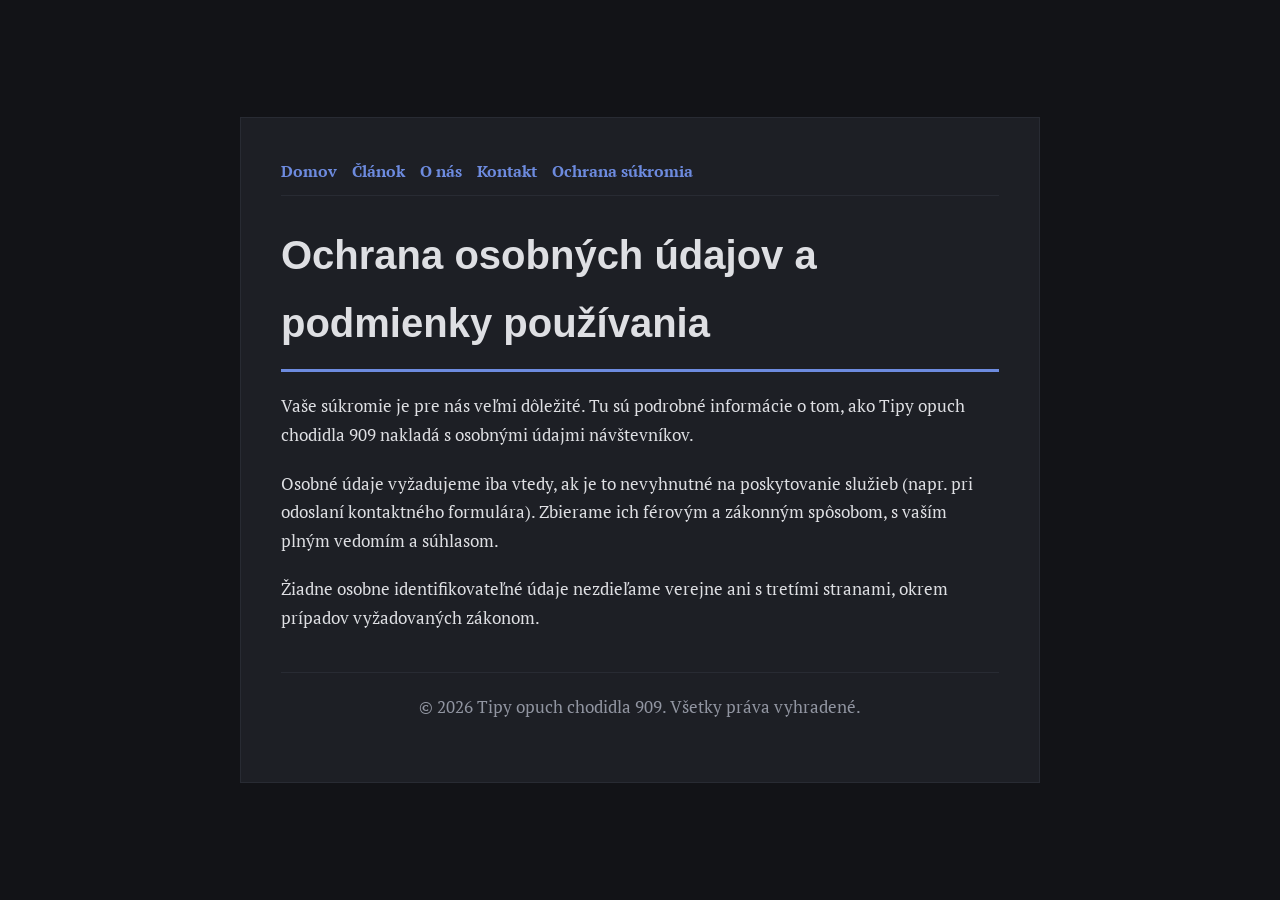
<file: privacy.html>
<!DOCTYPE html>
<html lang="sk">
<head>
    <meta charset="UTF-8">
    <meta name="viewport" content="width=device-width, initial-scale=1.0">
    <title>Ochrana osobných údajov a podmienky používania - Tipy opuch chodidla 909</title>
    <meta name="description" content="Vaše súkromie je pre nás veľmi dôležité. Tu sú podrobné informácie o tom, ako Tipy opuch chodidla 909 nakladá s osobnými údajmi návštevníkov.">
    <meta name="geo.region" content="SK" />
    <meta name="geo.placename" content="Bratislava" />
    <meta name="geo.position" content="48.1486;17.1077" />
    <meta name="ICBM" content="48.1486, 17.1077" />
    <link rel="stylesheet" href="style.css">
</head>
<body>
    
        <div class="container" style="max-width: 800px;">
            <nav style="display: flex; gap: 15px; margin-bottom: 25px; border-bottom: 1px solid var(--border-color); padding-bottom: 10px; overflow-x: auto; flex-wrap: wrap;">
            <a href="index.html">Domov</a>
            <a href="moderne-pristupy-k-domacej-starostlivosti-o-zdravie-a-prevenciu.html">Článok</a>
            <a href="about.html">O nás</a>
            <a href="contact.html">Kontakt</a>
            <a href="privacy.html">Ochrana súkromia</a>
        </nav>
            <h1>Ochrana osobných údajov a podmienky používania</h1>
            <p>Vaše súkromie je pre nás veľmi dôležité. Tu sú podrobné informácie o tom, ako Tipy opuch chodidla 909 nakladá s osobnými údajmi návštevníkov.</p>
            <p>Osobné údaje vyžadujeme iba vtedy, ak je to nevyhnutné na poskytovanie služieb (napr. pri odoslaní kontaktného formulára). Zbierame ich férovým a zákonným spôsobom, s vaším plným vedomím a súhlasom.</p>
            <p>Žiadne osobne identifikovateľné údaje nezdieľame verejne ani s tretími stranami, okrem prípadov vyžadovaných zákonom.</p>
            <footer>
                <p>&copy; 2026 Tipy opuch chodidla 909. Všetky práva vyhradené.</p>
            </footer>
        </div>
        
</body>
</html>
</file>
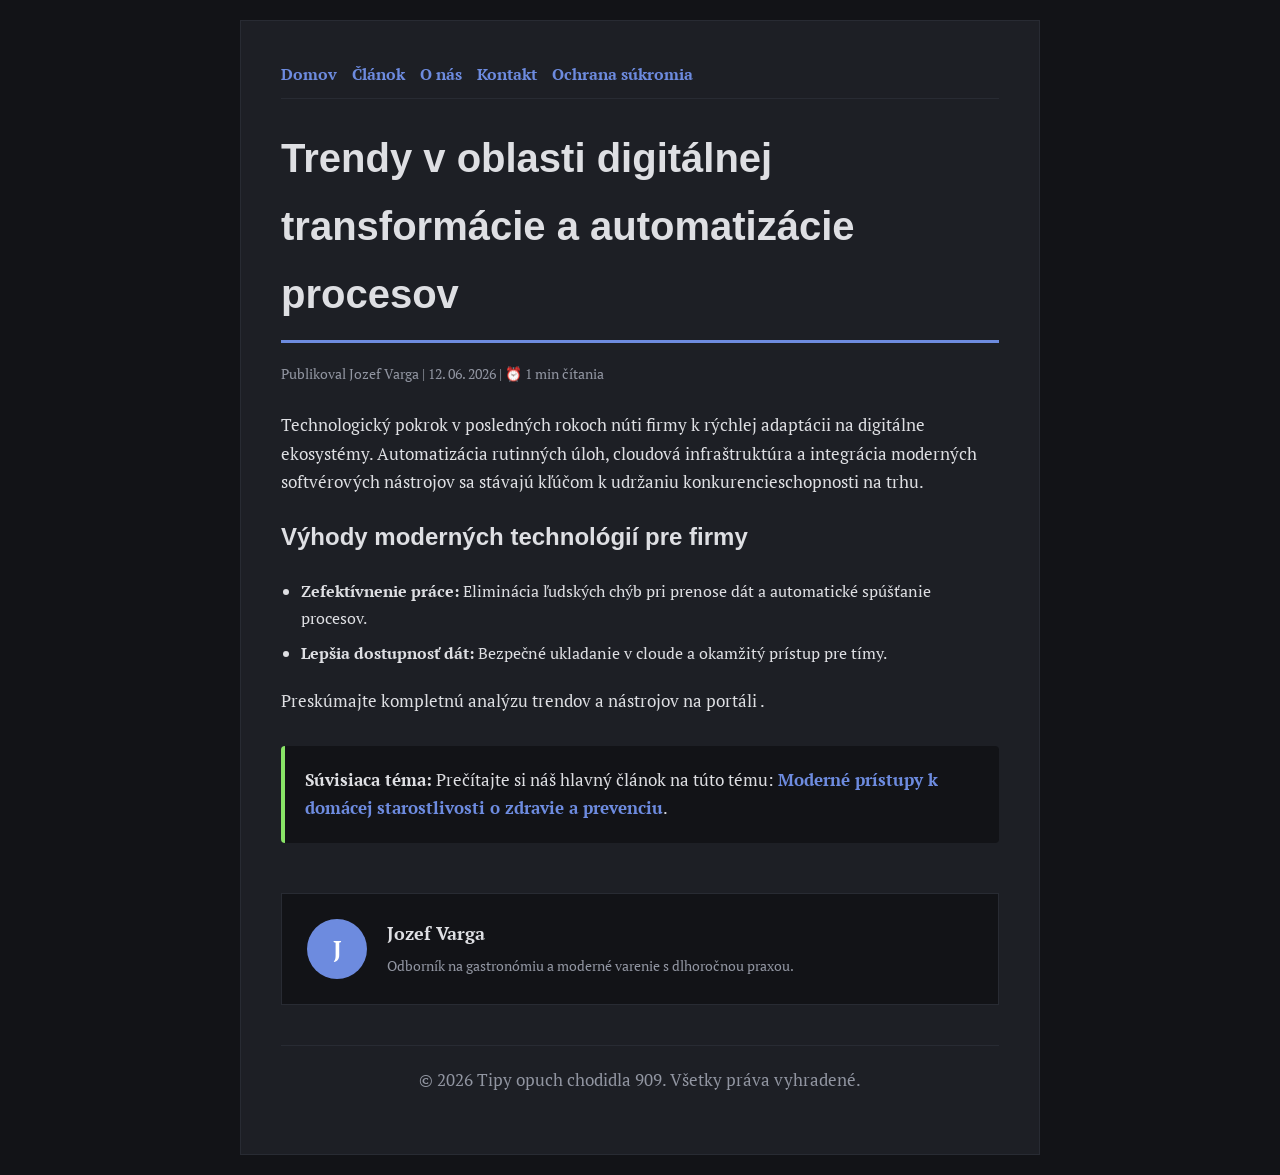
<file: trendy-v-oblasti-digitalnej-transformacie-a-automatizacie-procesov.html>
<!DOCTYPE html>
<html lang="sk">
<head>
    <meta charset="UTF-8">
    <meta name="viewport" content="width=device-width, initial-scale=1.0">
    <title>Trendy v oblasti digitálnej transformácie a automatizácie procesov - Tipy opuch chodidla 909</title>
    <meta name="description" content="Trendy v oblasti digitálnej transformácie a automatizácie procesov">
    <meta name="geo.region" content="SK" />
    <meta name="geo.placename" content="Bratislava" />
    <meta name="geo.position" content="48.1486;17.1077" />
    <meta name="ICBM" content="48.1486, 17.1077" />
    <link rel="stylesheet" href="style.css">
</head>
<body>
    
            <div class="container" style="max-width: 800px;">
                <nav style="display: flex; gap: 15px; margin-bottom: 25px; border-bottom: 1px solid var(--border-color); padding-bottom: 10px; overflow-x: auto; flex-wrap: wrap;">
            <a href="index.html">Domov</a>
            <a href="moderne-pristupy-k-domacej-starostlivosti-o-zdravie-a-prevenciu.html">Článok</a>
            <a href="about.html">O nás</a>
            <a href="contact.html">Kontakt</a>
            <a href="privacy.html">Ochrana súkromia</a>
        </nav>
                <h1>Trendy v oblasti digitálnej transformácie a automatizácie procesov</h1>
                <div style="font-size:0.85rem; color: var(--muted-text); margin-bottom: 25px;">
                    Publikoval Jozef Varga | 12. 06. 2026 | ⏰ 1 min čítania
                </div>
                <article style="margin-top: 20px;">
                    <p>Technologický pokrok v posledných rokoch núti firmy k rýchlej adaptácii na digitálne ekosystémy. Automatizácia rutinných úloh, cloudová infraštruktúra a integrácia moderných softvérových nástrojov sa stávajú kľúčom k udržaniu konkurencieschopnosti na trhu.</p>
<h2>Výhody moderných technológií pre firmy</h2>
<ul>
    <li><strong>Zefektívnenie práce:</strong> Eliminácia ľudských chýb pri prenose dát a automatické spúšťanie procesov.</li>
    <li><strong>Lepšia dostupnosť dát:</strong> Bezpečné ukladanie v cloude a okamžitý prístup pre tímy.</li>
</ul>
<p>Preskúmajte kompletnú analýzu trendov a nástrojov na portáli .</p>
                    <div class="link-resource" style="margin-top: 30px; padding: 20px; border-left: 4px solid var(--accent-color); background: var(--bg-color); border-radius: 4px;"><p style="margin: 0;"><strong>Súvisiaca téma:</strong> Prečítajte si náš hlavný článok na túto tému: <a href="moderne-pristupy-k-domacej-starostlivosti-o-zdravie-a-prevenciu.html">Moderné prístupy k domácej starostlivosti o zdravie a prevenciu</a>.</p></div>
                </article>
                
            <div class="author-box" style="margin-top: 50px; padding: 25px; background: var(--bg-color); border: 1px solid var(--border-color); border-radius: var(--border-radius); display: flex; gap: 20px; align-items: center;">
                <div style="width: 60px; height: 60px; border-radius: 50%; background: var(--primary-color); display: flex; align-items: center; justify-content: center; color: white; font-weight: bold; font-size: 1.5rem;">J</div>
                <div>
                    <h4 style="margin-bottom: 5px; font-weight: bold; font-size: 1.1rem;">Jozef Varga</h4>
                    <p style="margin: 0; font-size: 0.9rem; color: var(--muted-text);">Odborník na gastronómiu a moderné varenie s dlhoročnou praxou.</p>
                </div>
            </div>
            
                <footer>
                    <p>&copy; 2026 Tipy opuch chodidla 909. Všetky práva vyhradené.</p>
                </footer>
            </div>
            
</body>
</html>
</file>
<file: style.css>
@import url('https://fonts.googleapis.com/css2?family=Cabinet+Grotesk:wght@700&family=PT+Serif:wght@400;600&display=swap');

:root {
    --bg-color: hsl(224, 12%, 8%);
    --card-bg: hsl(224, 12%, 13%);
    --text-color: hsl(224, 8%, 88%);
    --muted-text: hsl(224, 8%, 60%);
    --primary-color: hsl(224, 64%, 65%);
    --accent-color: hsl(104, 70%, 65%);
    --border-color: hsl(224, 12%, 18%);
    --border-radius: 0px;
    --shadow: none;
    --font-headline: 'Cabinet Grotesk', sans-serif;
    --font-body: 'PT Serif', sans-serif;
}

* {
    box-sizing: border-box;
    margin: 0;
    padding: 0;
}

body {
    background-color: var(--bg-color);
    color: var(--text-color);
    font-family: var(--font-body);
    line-height: 1.7;
    padding: 20px;
    display: flex;
    justify-content: center;
    min-height: 100vh;
}

a {
    color: var(--primary-color);
    text-decoration: none;
    font-weight: 600;
    transition: color 0.2s ease;
}

a:hover {
    color: var(--accent-color);
    text-decoration: underline;
}

.container {
    width: 100%;
    max-width: 900px;
    background: var(--card-bg);
    border: 1px solid var(--border-color);
    border-radius: var(--border-radius);
    padding: 40px;
    box-shadow: var(--shadow);
    margin: auto;
}

h1, h2, h3 {
    font-family: var(--font-headline);
    margin-bottom: 20px;
    color: var(--text-color);
}

h1 {
    font-size: 2.5rem;
    border-bottom: 3px solid var(--primary-color);
    padding-bottom: 12px;
}

p {
    margin-bottom: 20px;
    font-size: 1.05rem;
}

ul {
    margin-bottom: 20px;
    padding-left: 20px;
}

li {
    margin-bottom: 8px;
}

form {
    display: flex;
    flex-direction: column;
    gap: 15px;
    margin-top: 25px;
}

input, textarea, button {
    padding: 12px;
    border: 1px solid var(--border-color);
    border-radius: var(--border-radius);
    font-family: var(--font-body);
    font-size: 1rem;
    background: var(--bg-color);
    color: var(--text-color);
}

button {
    background: var(--primary-color);
    color: white;
    font-weight: 600;
    border: none;
    cursor: pointer;
    transition: background 0.2s ease;
}

button:hover {
    background: var(--accent-color);
}

footer {
    margin-top: 40px;
    border-top: 1px solid var(--border-color);
    padding-top: 20px;
    font-size: 0.9rem;
    color: var(--muted-text);
    text-align: center;
}
</file>
